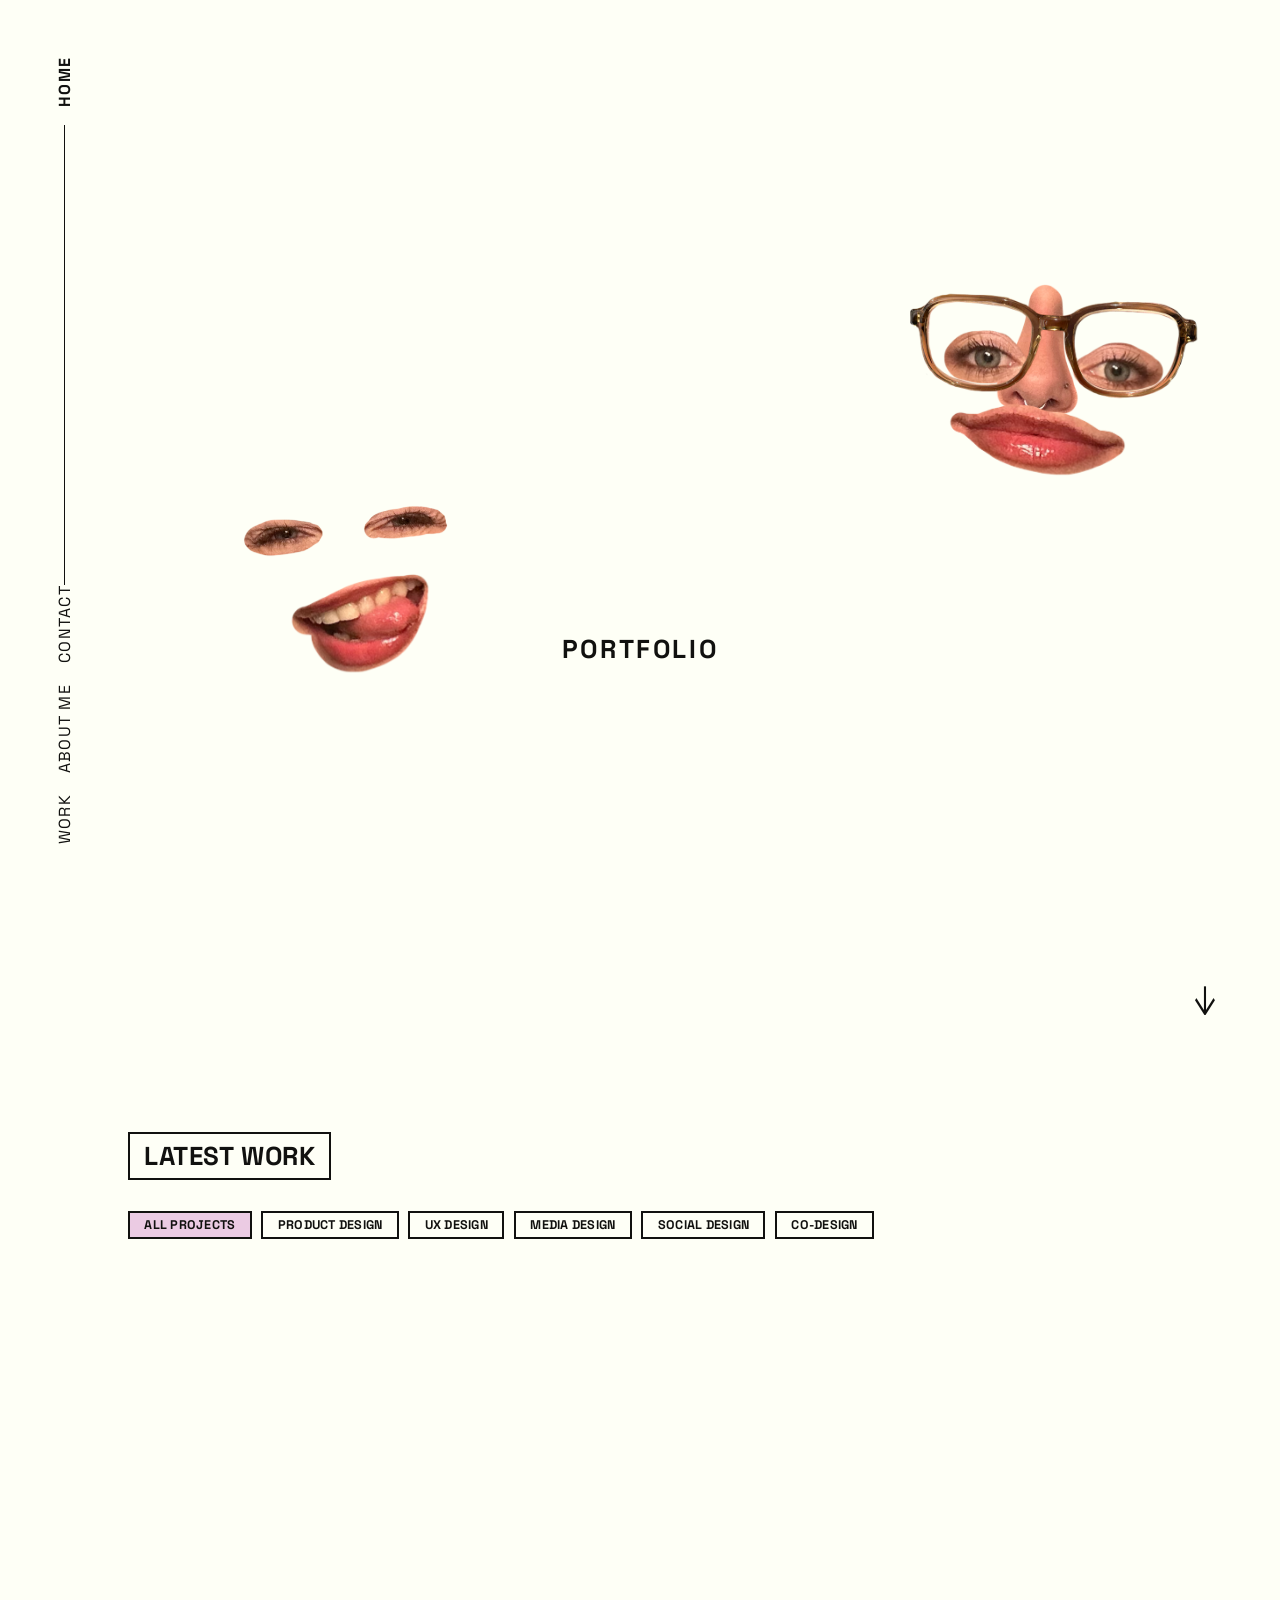
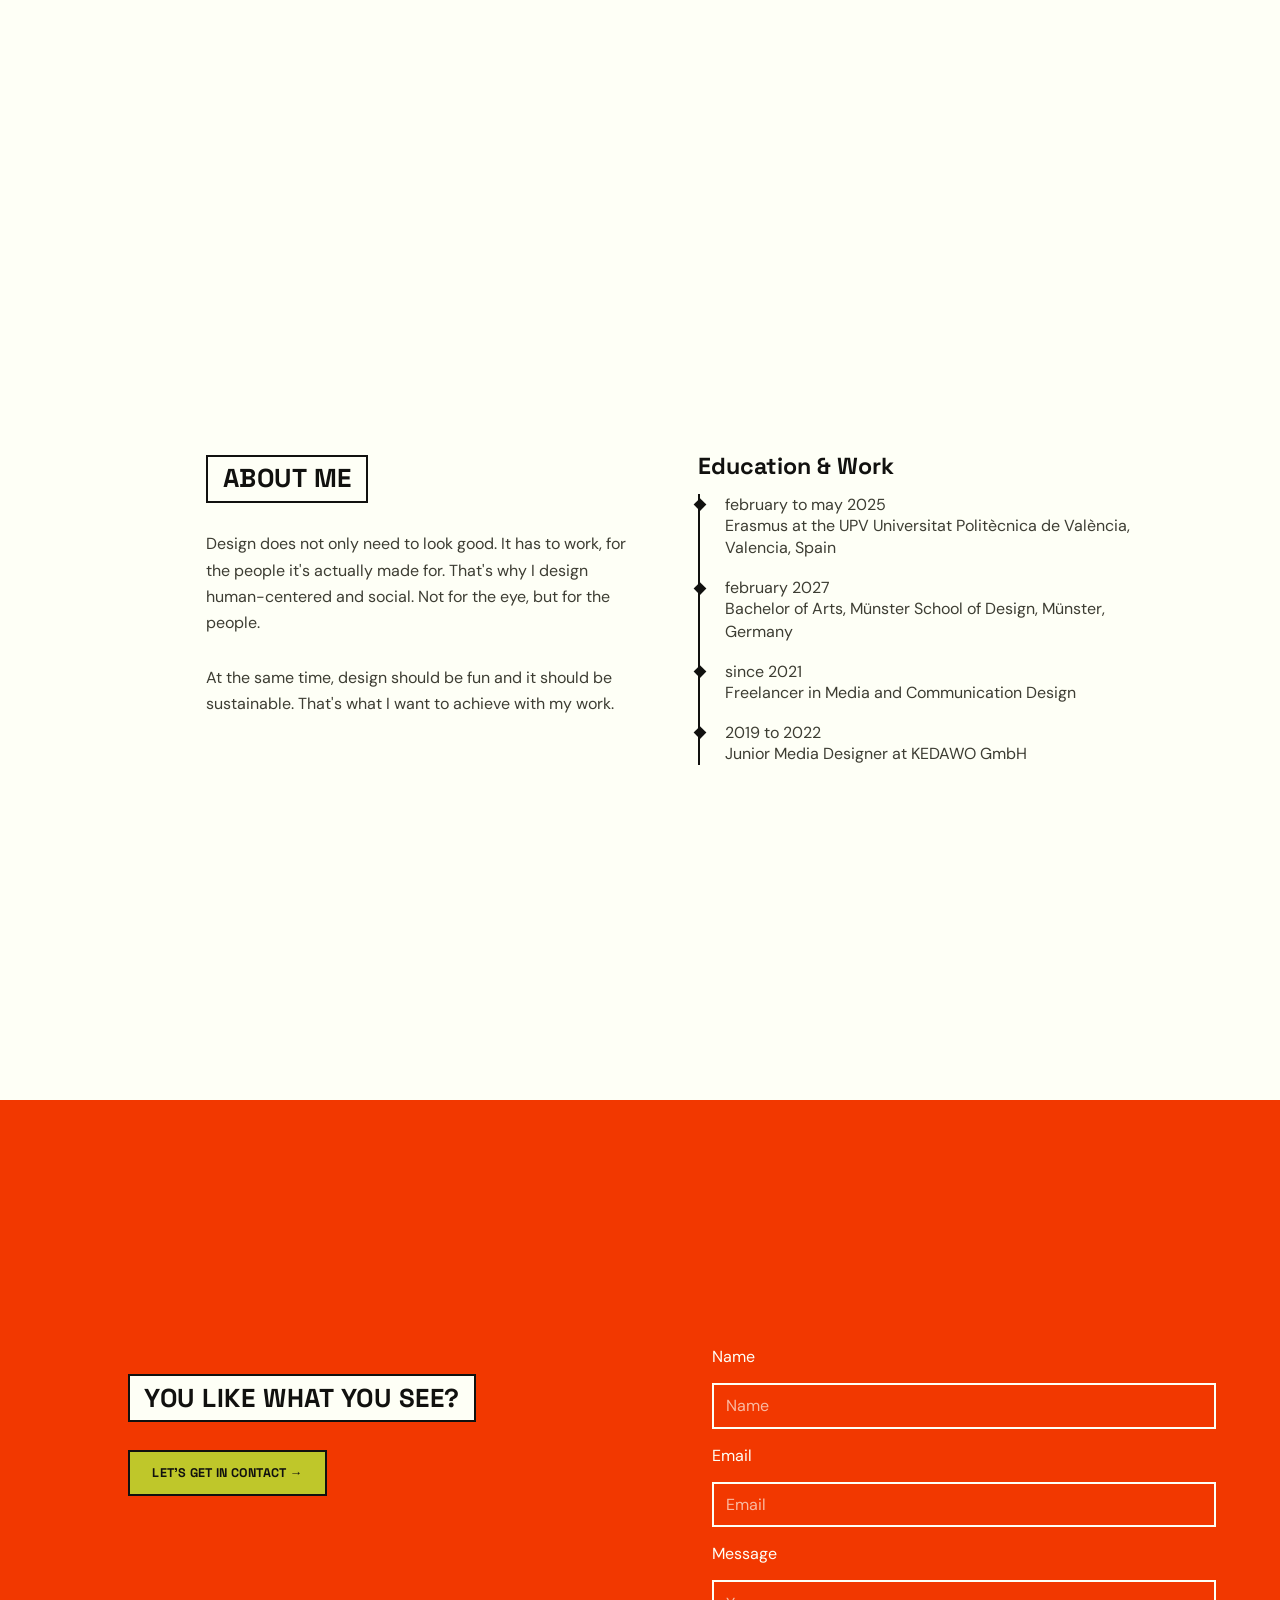
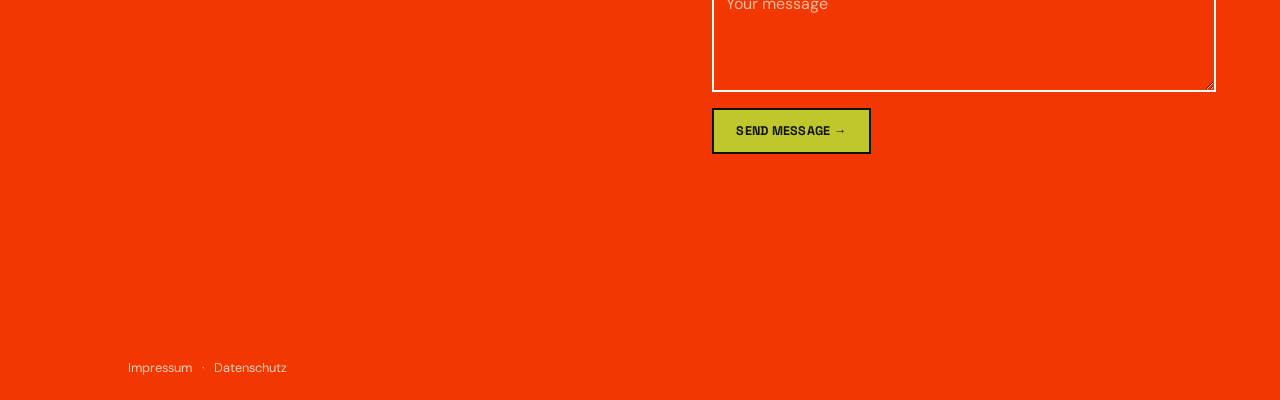
<file: index.html>
<!doctype html>
<html lang="en">
<head>
  <meta charset="utf-8">
  <meta name="viewport" content="width=device-width, initial-scale=1">
  <meta http-equiv="Content-Security-Policy" content="default-src 'self'; script-src 'self'; style-src 'self'; img-src 'self' data:; font-src 'self'; connect-src 'self'; base-uri 'self'; form-action 'self' https://formsubmit.co; object-src 'none'">
  <meta name="referrer" content="strict-origin-when-cross-origin">
  <meta name="description" content="LUCAZOE - Portfolio for Social, Product, Web and Media Design.">
  <title>LUCAZOE · Design Portfolio</title>
  <link rel="canonical" href="https://lucazoe.com/">
  <meta property="og:type" content="website">
  <meta property="og:title" content="LUCAZOE · Design Portfolio">
  <meta property="og:description" content="LUCAZOE - Portfolio for Social, Product, Web and Media Design.">
  <meta property="og:url" content="https://lucazoe.com/">
  <meta property="og:image" content="https://lucazoe.com/images/lucazoe-logo.png">
  <meta name="twitter:card" content="summary_large_image">
  <meta name="twitter:title" content="LUCAZOE · Design Portfolio">
  <meta name="twitter:description" content="LUCAZOE - Portfolio for Social, Product, Web and Media Design.">
  <meta name="twitter:image" content="https://lucazoe.com/images/lucazoe-logo.png">
  <link rel="icon" href="/favicon.png" type="image/png">
  <link rel="apple-touch-icon" href="/apple-touch-icon.png">
  <link rel="stylesheet" href="fonts/fonts.css">
  <link rel="stylesheet" href="style.css">
  <link rel="stylesheet" href="alt-hero.css">
  <script type="application/ld+json">
  {
    "@context": "https://schema.org",
    "@type": "Person",
    "name": "Luca Zoe Pumpe",
    "alternateName": "LUCAZOE",
    "url": "https://lucazoe.com/",
    "image": "https://lucazoe.com/images/lucazoe-logo.png",
    "jobTitle": "Social, Product, Web and Media Designer"
  }
  </script>
</head>
<body>
  <nav class="site-nav" aria-label="Main navigation">
    <a class="menu-button" href="index.html">HOME</a>
    <span class="menu-line" aria-hidden="true"></span>
    <button class="nav-toggle" type="button" aria-expanded="false" aria-controls="nav-links" aria-label="Toggle menu">
      <span class="nav-toggle-bar" aria-hidden="true"></span>
      <span class="nav-toggle-bar" aria-hidden="true"></span>
      <span class="nav-toggle-bar" aria-hidden="true"></span>
    </button>
    <div class="nav-links" id="nav-links">
      <a href="#contact">CONTACT</a>
      <a href="#about">ABOUT ME</a>
      <a href="#work">WORK</a>
      <div class="nav-links-legal">
        <a href="impressum.html">Impressum</a>
        <span aria-hidden="true">&middot;</span>
        <a href="datenschutz.html">Datenschutz</a>
      </div>
    </div>
  </nav>

  <main>
    <section class="hero-section" id="hero" aria-labelledby="hero-title">
      <div class="hero">
        <div class="category face-1 category-photo"><img decoding="async" class="category-inner" src="stickers/face/eyes.png" alt="" draggable="false"></div>
        <h1 id="hero-title" class="hero-title-heading"><img class="hero-type" src="images/lucazoe-logo.png" alt="LUCAZOE - Design Portfolio for Social, Product, Web and Media Design" fetchpriority="high" decoding="async"></h1>
        <div class="category face-2 category-photo"><img decoding="async" class="category-inner" src="stickers/face/nose.png" alt="" draggable="false"></div>
        <span class="category drag-hint"><span class="category-inner">Portfolio</span></span>
        <div class="category face-3 category-photo"><img decoding="async" class="category-inner" src="stickers/face/mouth.png" alt="" draggable="false"></div>
        <div class="category face-4 category-photo"><img decoding="async" class="category-inner" src="stickers/face/mouth-tongue.png" alt="" draggable="false"></div>
        <div class="category face-5 category-photo"><img decoding="async" class="category-inner" src="stickers/face/glasses.png" alt="" draggable="false"><div class="hero-cursor-hint" aria-hidden="true"><span class="hero-cursor-hint-icon"><svg viewBox="0 0 24 24" xmlns="http://www.w3.org/2000/svg"><g class="hero-cursor-hint-burst"><line x1="4" y1="-0.5" x2="4" y2="-3.5"/><line x1="4" y1="-0.5" x2="4" y2="-3.5" transform="rotate(45 4 2)"/><line x1="4" y1="-0.5" x2="4" y2="-3.5" transform="rotate(90 4 2)"/><line x1="4" y1="-0.5" x2="4" y2="-3.5" transform="rotate(135 4 2)"/><line x1="4" y1="-0.5" x2="4" y2="-3.5" transform="rotate(180 4 2)"/><line x1="4" y1="-0.5" x2="4" y2="-3.5" transform="rotate(225 4 2)"/><line x1="4" y1="-0.5" x2="4" y2="-3.5" transform="rotate(270 4 2)"/><line x1="4" y1="-0.5" x2="4" y2="-3.5" transform="rotate(315 4 2)"/></g><path d="M4 2L4 17L7.5 14L10 20L13 18.5L10.5 12.5L16 12.5Z"/></svg></span></div></div>
        <div class="category face-6 category-photo"><img decoding="async" class="category-inner" src="stickers/face/eyes-closed.png" alt="" draggable="false"></div>
        <img decoding="async" class="hero-explosion" src="stickers/explosion.png" alt="" aria-hidden="true">
      </div>
    </section>

    <!-- responsive-only hero (≤1080px): swapped in for the drag-and-build hero above,
         which stays the desktop experience. Toggled purely via CSS in alt-hero.css. -->
    <section class="ring-hero-section" aria-label="LUCAZOE · Design Portfolio">
      <div class="ring-hero-frame">
        <img decoding="async" class="ring-word ring-word-zoe" src="images/logo-zoe.png" alt="">
        <div class="ring-badge" aria-hidden="true">
          <svg class="ring-badge-svg" viewBox="0 0 200 200">
            <defs>
              <path id="ringPath" d="M 100,100 m -68,0 a 68,68 0 1,1 136,0 a 68,68 0 1,1 -136,0" />
            </defs>
            <text class="ring-text">
              <textPath href="#ringPath" textLength="427" lengthAdjust="spacingAndGlyphs">Portfolio of · Portfolio of · Portfolio of · Portfolio of · </textPath>
            </text>
          </svg>
        </div>
        <img decoding="async" class="ring-word ring-word-luca" src="images/logo-luca.png" alt="LucaZoe · Design Portfolio">
      </div>
    </section>

    <section class="work-section" id="work" aria-labelledby="work-title">
      <div class="work-sticky">
        <div class="work-header"><h2 class="section-heading button" id="work-title">Latest Work</h2></div>
        <div class="work-body">
          <div class="work-slider">
            <div class="work-track">
              <a class="work-card" id="latest-work-0" href="project-knittingblind.html" data-project="0" data-category="social co-design"><img decoding="async" class="work-card-image" data-src="work/knitting-blind.jpg" alt="Knitting Blind project icon" width="1207" height="1009"><div class="work-card-overlay"><span class="work-card-title"><span class="work-card-num">01</span> Knitting Blind</span><span class="work-card-year">2026</span></div></a>
              <a class="work-card" href="project-mujujuggling.html" data-project="1" data-category="ux media product"><img decoding="async" class="work-card-image" data-src="work/muju-juggling.jpg" alt="MUJU juggling project icon" width="1207" height="1009"><div class="work-card-overlay"><span class="work-card-title"><span class="work-card-num">02</span> MUJU</span><span class="work-card-year">2026</span></div></a>
              <a class="work-card" href="project-cinemaseatplan.html" data-project="2" data-category="ux"><img decoding="async" class="work-card-image" data-src="work/cinema-seat-plan.jpg" alt="Cinema seat plan project icon" width="1207" height="1009"><div class="work-card-overlay"><span class="work-card-title"><span class="work-card-num">03</span> Cinema</span><span class="work-card-year">2025</span></div></a>
              <a class="work-card" href="project-hangersrelief.html" data-project="3" data-category="product"><img decoding="async" class="work-card-image" data-src="work/hangers-relief.jpg" alt="Hangers Relief project icon" width="1207" height="1009"><div class="work-card-overlay"><span class="work-card-title"><span class="work-card-num">04</span> Hangers Relief</span><span class="work-card-year">2024</span></div></a>
            </div>
          </div>
          <div class="work-categories">
            <button class="work-category-box is-active" type="button" data-filter="all">All Projects</button>
            <button class="work-category-box" type="button" data-filter="product">Product Design</button>
            <button class="work-category-box" type="button" data-filter="ux">UX Design</button>
            <button class="work-category-box" type="button" data-filter="media">Media Design</button>
            <button class="work-category-box" type="button" data-filter="social">Social Design</button>
            <button class="work-category-box" type="button" data-filter="co-design">Co-Design</button>
          </div>
        </div>
        <a class="work-next" href="#about" aria-label="Continue to About Me">
          <span class="work-next-arrow" aria-hidden="true">&#8595;</span>
        </a>
      </div>
    </section>

    <section class="section about" id="about" aria-labelledby="about-title">
      <div class="about-copy">
        <div class="about-centered">
          <h2 class="section-heading button" id="about-title">About Me</h2>

          <div class="about-columns">
            <div class="about-intro">
              <p class="about-text">Design does not only need to look good. It has to work, for the people it's actually made for. That's why I design human-centered and social. Not for the eye, but for the people.</p>
              <p class="about-text">At the same time, design should be fun and it should be sustainable. That's what I want to achieve with my work.</p>
            </div>

            <div class="about-timelines">
              <div class="about-block">
                <h3 class="about-subheading">Education &amp; Work</h3>
                <ul class="about-timeline">
                  <li>
                    <span class="about-timeline-date">february to may 2025</span>
                    <span class="about-timeline-desc">Erasmus at the UPV Universitat Politècnica de València, Valencia, Spain</span>
                  </li>
                  <li>
                    <span class="about-timeline-date">february 2027</span>
                    <span class="about-timeline-desc">Bachelor of Arts, Münster School of Design, Münster, Germany</span>
                  </li>
                  <li>
                    <span class="about-timeline-date">since 2021</span>
                    <span class="about-timeline-desc">Freelancer in Media and Communication Design</span>
                  </li>
                  <li>
                    <span class="about-timeline-date">2019 to 2022</span>
                    <span class="about-timeline-desc">Junior Media Designer at KEDAWO GmbH</span>
                  </li>
                </ul>
              </div>
            </div>
          </div>
        </div>
      </div>
    </section>

    <section class="section contact" data-nav-theme="dark" id="contact" aria-labelledby="contact-title">
      <div class="contact-copy">
        <img class="contact-face" data-src="images/contact-face.png" alt="" aria-hidden="true" decoding="async">
        <h2 class="section-heading button" id="contact-title">You like what you see?</h2>
        <a class="contact-cta" href="mailto:pumpemedia@gmail.com">Let’s get in Contact &rarr;</a>
      </div>
      <form class="contact-form" action="https://formsubmit.co/pumpemedia@gmail.com" method="POST">
        <input type="hidden" name="_subject" value="New message from lucazoe.com">
        <input type="hidden" name="_next" value="https://lucazoe.com/index.html#contact">
        <label class="sr-only" for="name">Name</label>
        <input id="name" name="name" placeholder="Name" required>
        <label class="sr-only" for="email">Email</label>
        <input id="email" name="email" type="email" placeholder="Email" required>
        <label class="sr-only" for="message">Message</label>
        <textarea id="message" name="message" placeholder="Your message" required></textarea>
        <button type="submit">Send message &rarr;</button>
      </form>
      <div class="contact-legal">
        <a href="impressum.html">Impressum</a>
        <span aria-hidden="true">·</span>
        <a href="datenschutz.html">Datenschutz</a>
      </div>
    </section>
  </main>

  <script src="script.js" defer></script>
</body>
</html>
</file>
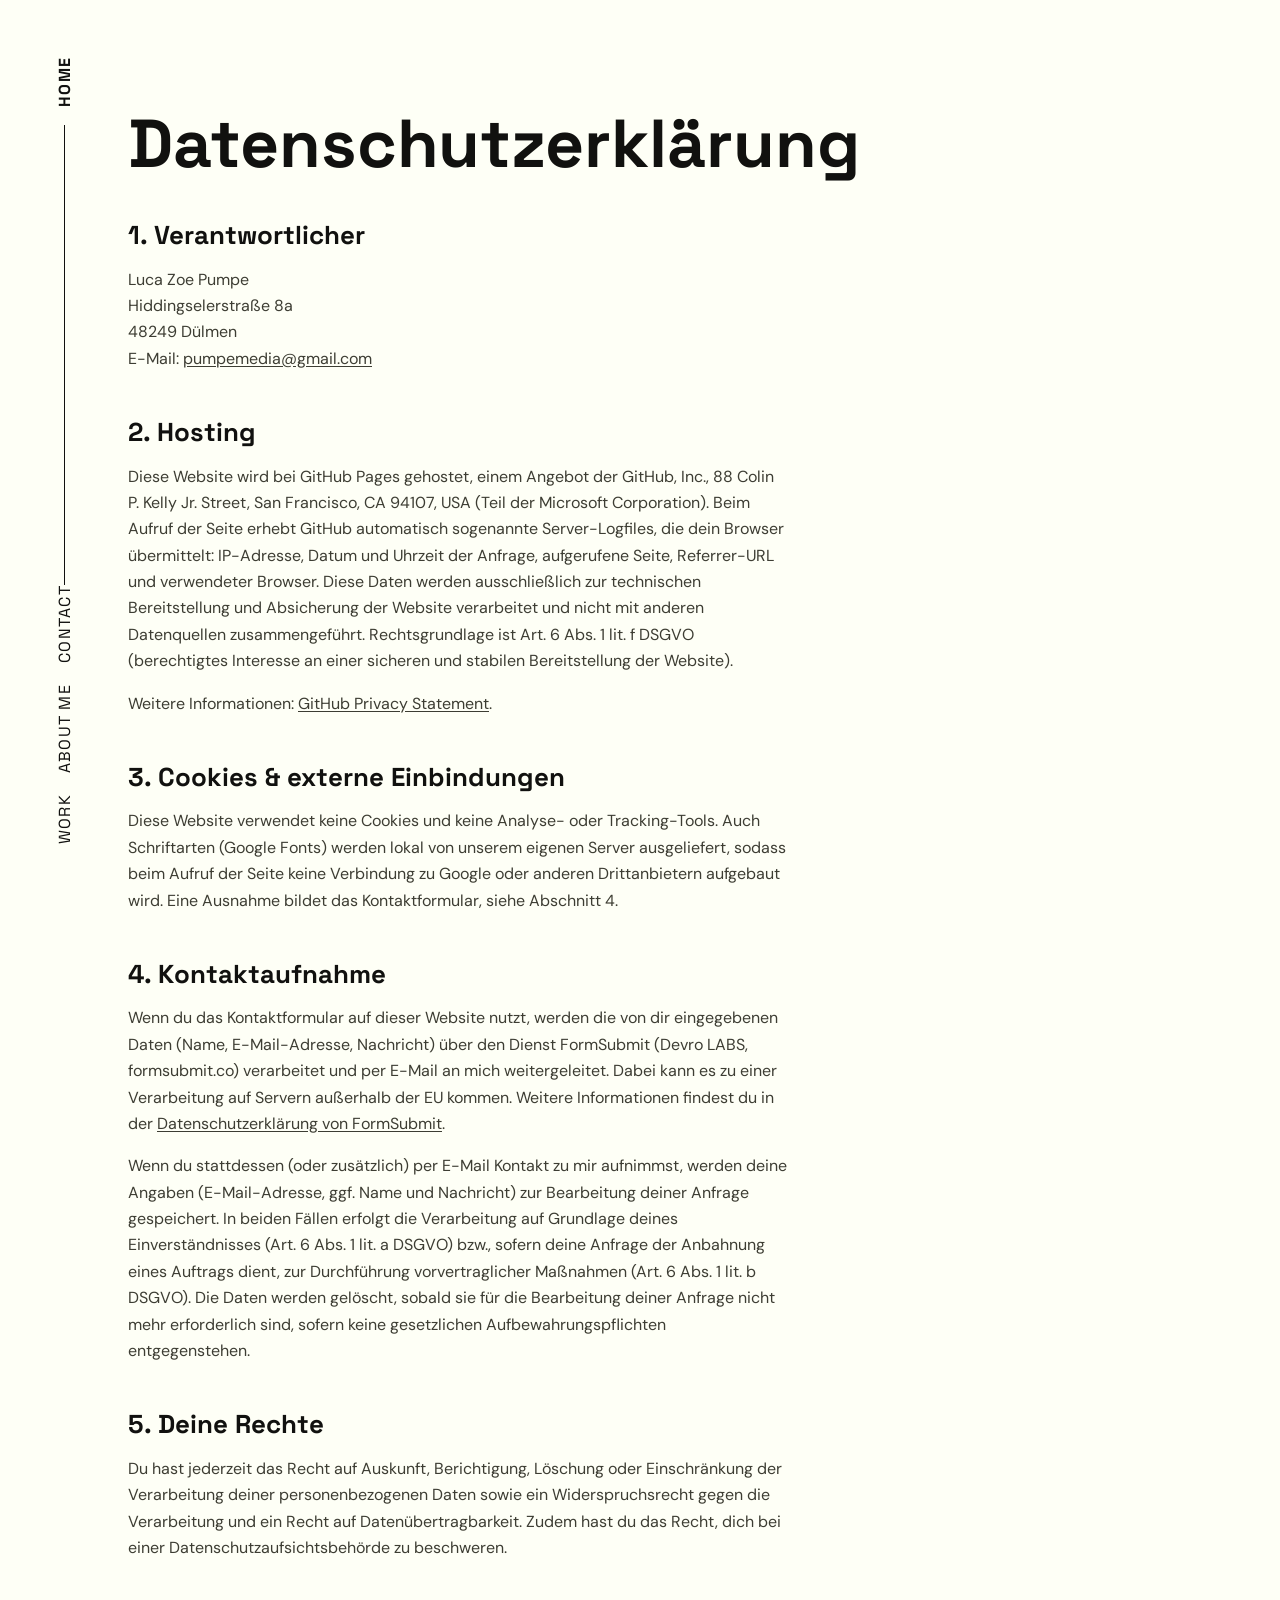
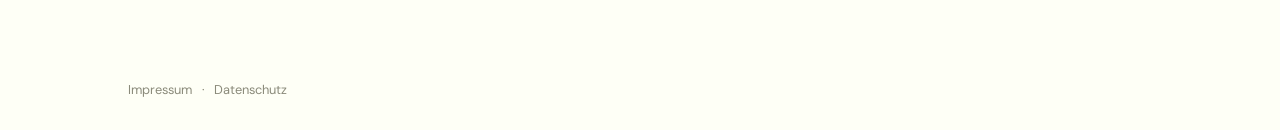
<file: datenschutz.html>
<!doctype html>
<html lang="de">
<head>
  <meta charset="utf-8">
  <meta name="viewport" content="width=device-width, initial-scale=1">
  <meta http-equiv="Content-Security-Policy" content="default-src 'self'; script-src 'self'; style-src 'self'; img-src 'self' data:; font-src 'self'; connect-src 'self'; base-uri 'self'; form-action 'self'; object-src 'none'">
  <meta name="referrer" content="strict-origin-when-cross-origin">
  <meta name="description" content="Datenschutzerklärung von LUCAZOE · Design-Portfolio von Luca Zoe Pumpe.">
  <title>Datenschutzerklärung · LUCAZOE</title>
  <link rel="canonical" href="https://lucazoe.com/datenschutz.html">
  <meta name="robots" content="noindex, follow">
  <link rel="icon" href="/favicon.png" type="image/png">
  <link rel="apple-touch-icon" href="/apple-touch-icon.png">
  <link rel="stylesheet" href="fonts/fonts.css">
  <link rel="stylesheet" href="style.css">
  <link rel="stylesheet" href="legal.css">
</head>
<body>
  <nav class="site-nav" aria-label="Main navigation">
    <a class="menu-button" href="index.html">HOME</a>
    <span class="menu-line" aria-hidden="true"></span>
    <button class="nav-toggle" type="button" aria-expanded="false" aria-controls="nav-links" aria-label="Toggle menu">
      <span class="nav-toggle-bar" aria-hidden="true"></span>
      <span class="nav-toggle-bar" aria-hidden="true"></span>
      <span class="nav-toggle-bar" aria-hidden="true"></span>
    </button>
    <div class="nav-links" id="nav-links">
      <a href="index.html#contact">CONTACT</a>
      <a href="index.html#about">ABOUT ME</a>
      <a href="index.html#work">WORK</a>
      <div class="nav-links-legal">
        <a href="impressum.html">Impressum</a>
        <span aria-hidden="true">&middot;</span>
        <a href="datenschutz.html">Datenschutz</a>
      </div>
    </div>
  </nav>

  <main class="legal-main">
    <h1 class="legal-title">Datenschutz&shy;erklärung</h1>

    <div class="legal-section">
      <h2>1. Verantwortlicher</h2>
      <p>
        Luca Zoe Pumpe<br>
        Hiddingselerstraße 8a<br>
        48249 Dülmen<br>
        E-Mail: <a href="mailto:pumpemedia@gmail.com">pumpemedia@gmail.com</a>
      </p>
    </div>

    <div class="legal-section">
      <h2>2. Hosting</h2>
      <p>Diese Website wird bei GitHub Pages gehostet, einem Angebot der GitHub, Inc., 88 Colin P. Kelly Jr. Street, San Francisco, CA 94107, USA (Teil der Microsoft Corporation). Beim Aufruf der Seite erhebt GitHub automatisch sogenannte Server-Logfiles, die dein Browser übermittelt: IP-Adresse, Datum und Uhrzeit der Anfrage, aufgerufene Seite, Referrer-URL und verwendeter Browser. Diese Daten werden ausschließlich zur technischen Bereitstellung und Absicherung der Website verarbeitet und nicht mit anderen Datenquellen zusammengeführt. Rechtsgrundlage ist Art. 6 Abs. 1 lit. f DSGVO (berechtigtes Interesse an einer sicheren und stabilen Bereitstellung der Website).</p>
      <p>Weitere Informationen: <a href="https://docs.github.com/site-policy/privacy-policies/github-general-privacy-statement" target="_blank" rel="noopener">GitHub Privacy Statement</a>.</p>
    </div>

    <div class="legal-section">
      <h2>3. Cookies &amp; externe Einbindungen</h2>
      <p>Diese Website verwendet keine Cookies und keine Analyse- oder Tracking-Tools. Auch Schriftarten (Google Fonts) werden lokal von unserem eigenen Server ausgeliefert, sodass beim Aufruf der Seite keine Verbindung zu Google oder anderen Drittanbietern aufgebaut wird. Eine Ausnahme bildet das Kontaktformular, siehe Abschnitt 4.</p>
    </div>

    <div class="legal-section">
      <h2>4. Kontaktaufnahme</h2>
      <p>Wenn du das Kontaktformular auf dieser Website nutzt, werden die von dir eingegebenen Daten (Name, E-Mail-Adresse, Nachricht) über den Dienst FormSubmit (Devro LABS, formsubmit.co) verarbeitet und per E-Mail an mich weitergeleitet. Dabei kann es zu einer Verarbeitung auf Servern außerhalb der EU kommen. Weitere Informationen findest du in der <a href="https://formsubmit.co/privacy.pdf" target="_blank" rel="noopener">Datenschutzerklärung von FormSubmit</a>.</p>
      <p>Wenn du stattdessen (oder zusätzlich) per E-Mail Kontakt zu mir aufnimmst, werden deine Angaben (E-Mail-Adresse, ggf. Name und Nachricht) zur Bearbeitung deiner Anfrage gespeichert. In beiden Fällen erfolgt die Verarbeitung auf Grundlage deines Einverständnisses (Art. 6 Abs. 1 lit. a DSGVO) bzw., sofern deine Anfrage der Anbahnung eines Auftrags dient, zur Durchführung vorvertraglicher Maßnahmen (Art. 6 Abs. 1 lit. b DSGVO). Die Daten werden gelöscht, sobald sie für die Bearbeitung deiner Anfrage nicht mehr erforderlich sind, sofern keine gesetzlichen Aufbewahrungspflichten entgegenstehen.</p>
    </div>

    <div class="legal-section">
      <h2>5. Deine Rechte</h2>
      <p>Du hast jederzeit das Recht auf Auskunft, Berichtigung, Löschung oder Einschränkung der Verarbeitung deiner personenbezogenen Daten sowie ein Widerspruchsrecht gegen die Verarbeitung und ein Recht auf Datenübertragbarkeit. Zudem hast du das Recht, dich bei einer Datenschutzaufsichtsbehörde zu beschweren.</p>
    </div>

  </main>

  <footer class="site-footer">
    <a href="impressum.html">Impressum</a>
    <span aria-hidden="true">·</span>
    <span>Datenschutz</span>
  </footer>

  <script src="nav.js" defer></script>
</body>
</html>
</file>
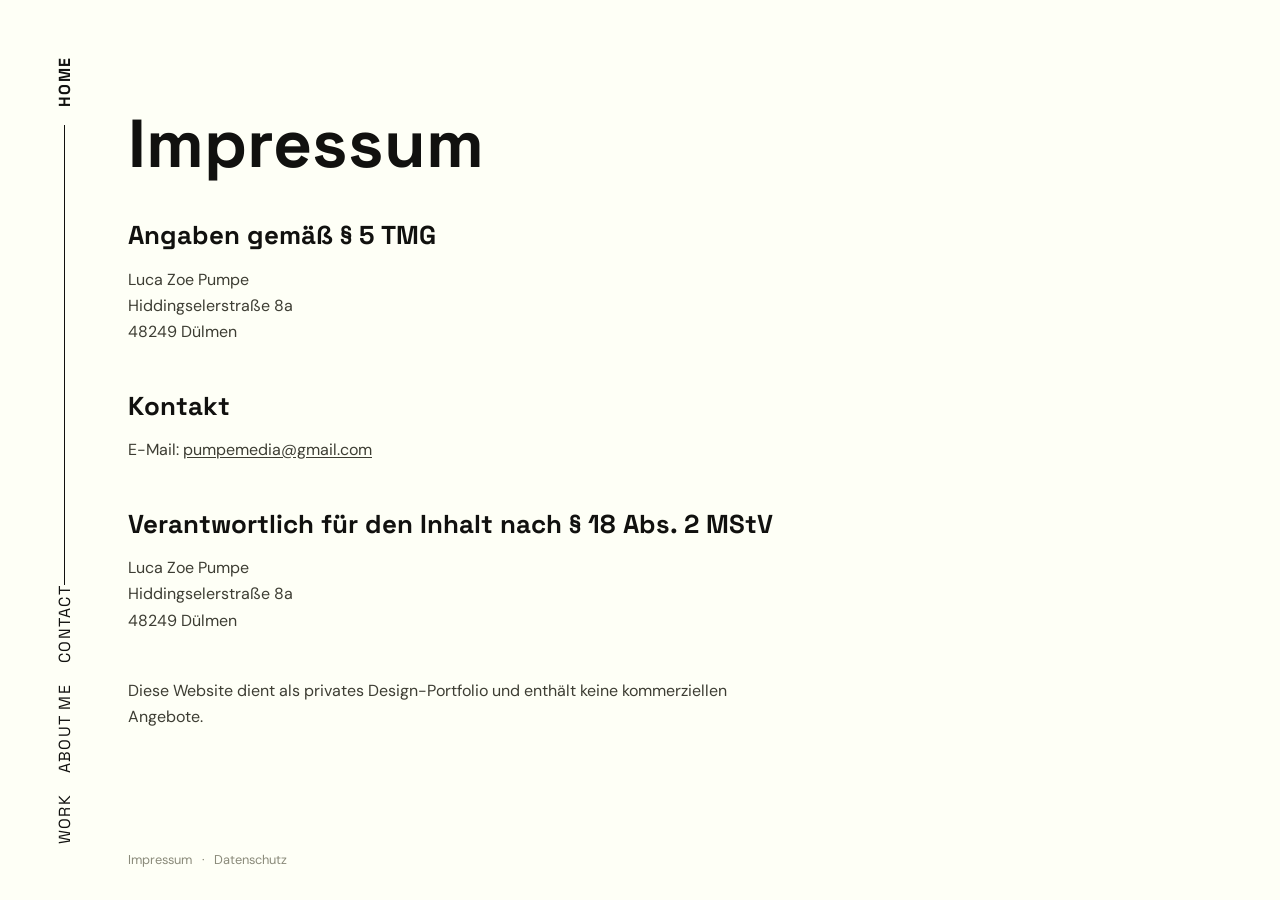
<file: impressum.html>
<!doctype html>
<html lang="de">
<head>
  <meta charset="utf-8">
  <meta name="viewport" content="width=device-width, initial-scale=1">
  <meta http-equiv="Content-Security-Policy" content="default-src 'self'; script-src 'self'; style-src 'self'; img-src 'self' data:; font-src 'self'; connect-src 'self'; base-uri 'self'; form-action 'self'; object-src 'none'">
  <meta name="referrer" content="strict-origin-when-cross-origin">
  <meta name="description" content="Impressum von LUCAZOE · Design-Portfolio von Luca Zoe Pumpe.">
  <title>Impressum · LUCAZOE</title>
  <link rel="canonical" href="https://lucazoe.com/impressum.html">
  <meta name="robots" content="noindex, follow">
  <link rel="icon" href="/favicon.png" type="image/png">
  <link rel="apple-touch-icon" href="/apple-touch-icon.png">
  <link rel="stylesheet" href="fonts/fonts.css">
  <link rel="stylesheet" href="style.css">
  <link rel="stylesheet" href="legal.css">
</head>
<body>
  <nav class="site-nav" aria-label="Main navigation">
    <a class="menu-button" href="index.html">HOME</a>
    <span class="menu-line" aria-hidden="true"></span>
    <button class="nav-toggle" type="button" aria-expanded="false" aria-controls="nav-links" aria-label="Toggle menu">
      <span class="nav-toggle-bar" aria-hidden="true"></span>
      <span class="nav-toggle-bar" aria-hidden="true"></span>
      <span class="nav-toggle-bar" aria-hidden="true"></span>
    </button>
    <div class="nav-links" id="nav-links">
      <a href="index.html#contact">CONTACT</a>
      <a href="index.html#about">ABOUT ME</a>
      <a href="index.html#work">WORK</a>
      <div class="nav-links-legal">
        <a href="impressum.html">Impressum</a>
        <span aria-hidden="true">&middot;</span>
        <a href="datenschutz.html">Datenschutz</a>
      </div>
    </div>
  </nav>

  <main class="legal-main">
    <h1 class="legal-title">Impressum</h1>

    <div class="legal-section">
      <h2>Angaben gemäß § 5 TMG</h2>
      <p>
        Luca Zoe Pumpe<br>
        Hiddingselerstraße 8a<br>
        48249 Dülmen
      </p>
    </div>

    <div class="legal-section">
      <h2>Kontakt</h2>
      <p>E-Mail: <a href="mailto:pumpemedia@gmail.com">pumpemedia@gmail.com</a></p>
    </div>

    <div class="legal-section">
      <h2>Verantwortlich für den Inhalt nach § 18 Abs. 2 MStV</h2>
      <p>
        Luca Zoe Pumpe<br>
        Hiddingselerstraße 8a<br>
        48249 Dülmen
      </p>
    </div>

    <div class="legal-section">
      <p>Diese Website dient als privates Design-Portfolio und enthält keine kommerziellen Angebote.</p>
    </div>

  </main>

  <footer class="site-footer">
    <span>Impressum</span>
    <span aria-hidden="true">·</span>
    <a href="datenschutz.html">Datenschutz</a>
  </footer>

  <script src="nav.js" defer></script>
</body>
</html>
</file>
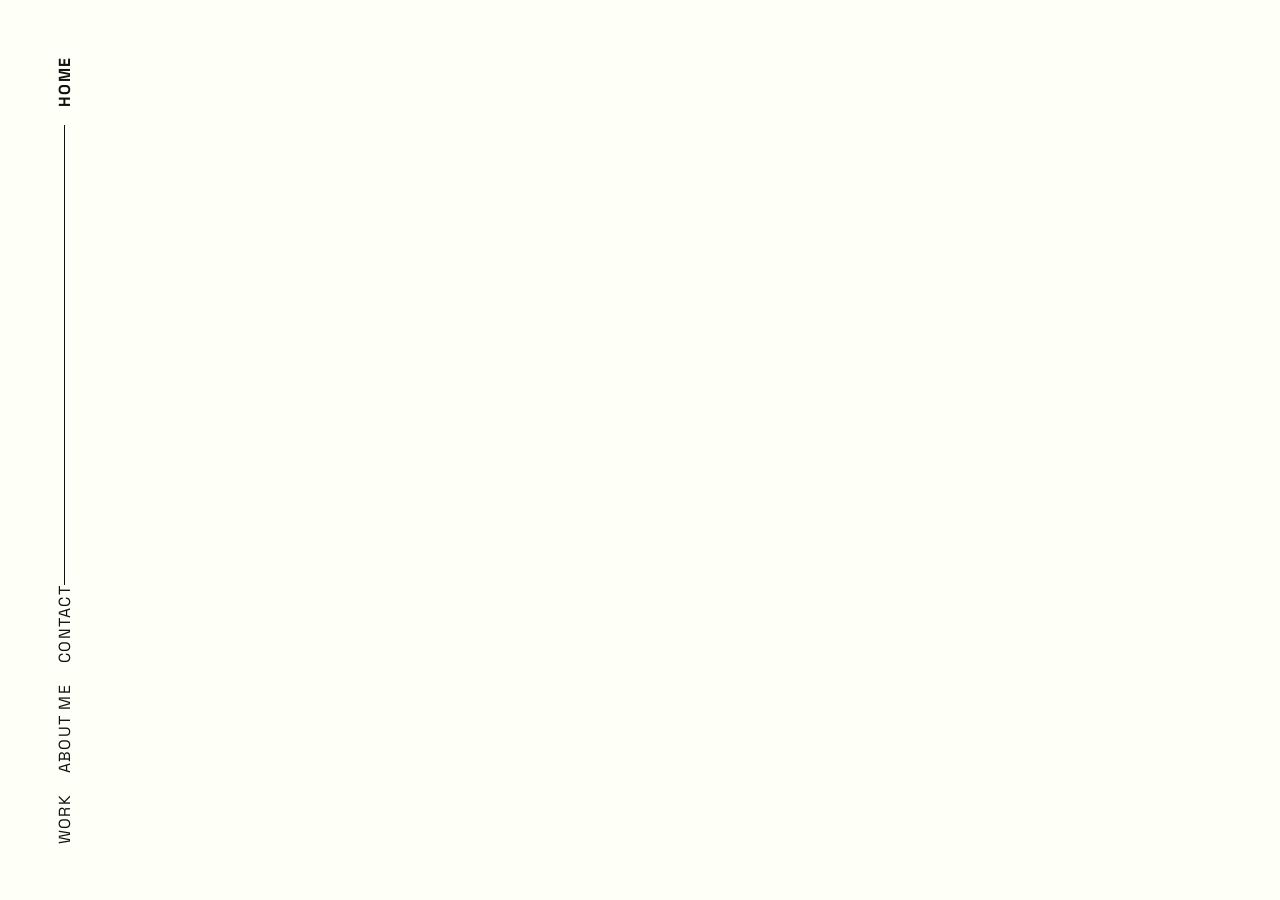
<file: index-alternative.html>
<!doctype html>
<html lang="en">
<head>
  <meta charset="utf-8">
  <meta name="viewport" content="width=device-width, initial-scale=1">
  <meta http-equiv="Content-Security-Policy" content="default-src 'self'; script-src 'self'; style-src 'self'; img-src 'self' data:; font-src 'self'; connect-src 'self'; base-uri 'self'; form-action 'self'; object-src 'none'">
  <meta name="description" content="LUCAZOE - Design Portfolio, alternative hero with rotating logo badge.">
  <title>LUCAZOE · Alternative Hero</title>
  <link rel="stylesheet" href="fonts/fonts.css">
  <link rel="stylesheet" href="style.css">
  <link rel="stylesheet" href="alt-hero.css">
</head>
<body class="ring-hero-page">
  <nav class="site-nav" aria-label="Main navigation">
    <a class="menu-button" href="index.html">HOME</a>
    <span class="menu-line" aria-hidden="true"></span>
    <div class="nav-links">
      <a href="index.html#contact">CONTACT</a>
      <a href="index.html#about">ABOUT ME</a>
      <a href="index.html#work">WORK</a>
    </div>
  </nav>

  <main>
    <section class="ring-hero-section" id="hero" aria-label="LUCAZOE logo">
      <div class="ring-hero-frame">
        <img class="ring-word ring-word-zoe" src="images/logo-zoe.png" alt="">

        <div class="ring-badge" aria-hidden="true">
          <svg class="ring-badge-svg" viewBox="0 0 200 200">
            <defs>
              <path id="ringPath" d="M 100,100 m -68,0 a 68,68 0 1,1 136,0 a 68,68 0 1,1 -136,0" />
            </defs>
            <text class="ring-text">
              <textPath href="#ringPath" textLength="427" lengthAdjust="spacingAndGlyphs">Portfolio of · Portfolio of · Portfolio of · Portfolio of · </textPath>
            </text>
          </svg>
        </div>

        <img class="ring-word ring-word-luca" src="images/logo-luca.png" alt="LucaZoe · Design Portfolio">
      </div>
    </section>
  </main>
</body>
</html>
</file>
<file: fonts/fonts.css>
/* Self-hosted replacement for the Google Fonts CDN (DM Sans + Space Grotesk, latin subset). */

@font-face {
  font-family: 'DM Sans';
  font-style: normal;
  font-weight: 400;
  font-display: swap;
  src: url('dm-sans-400.woff2') format('woff2');
}

@font-face {
  font-family: 'DM Sans';
  font-style: normal;
  font-weight: 700;
  font-display: swap;
  src: url('dm-sans-700.woff2') format('woff2');
}

@font-face {
  font-family: 'Space Grotesk';
  font-style: normal;
  font-weight: 300;
  font-display: swap;
  src: url('space-grotesk-300.woff2') format('woff2');
}

@font-face {
  font-family: 'Space Grotesk';
  font-style: normal;
  font-weight: 400;
  font-display: swap;
  src: url('space-grotesk-400.woff2') format('woff2');
}

@font-face {
  font-family: 'Space Grotesk';
  font-style: normal;
  font-weight: 700;
  font-display: swap;
  src: url('space-grotesk-700.woff2') format('woff2');
}
</file>
<file: style.css>
:root {
  --paper: #fefff6;
  --ink: #11110f;
  --acid: #bfc72a;
  --pink: #ebcbe3;
  --red: #c83306;
  --gutter: clamp(1.25rem, 5vw, 6rem);
  --nav-w: 2.75rem;
  --content-safe: calc(var(--gutter) + var(--nav-w) + 1.25rem);

  /* type system, shared with project.css: exactly 4 categories, each a fixed
     family+weight pair everything on the site must match. H1 = display/400,
     appears exactly once (the hero title, project.html only — this page's hero
     is a logo image). H2 = display/700, every other heading, boxed or not, plus
     any small-caps label styled like one (e.g. the drag-hint, the work card's
     hover meta line). Fließtext = text/400, all body copy. Button = display/700
     + uppercase, reserved for anything meant to read as clickable UI (filled
     boxes, nav links, "next" labels) — sizes vary by context (a nav link isn't
     sized like a filled CTA) but family+weight+case never do. H2 sits a half
     golden-ratio step (√1.618) above body; Button was dialed down a further
     full step below that, so it no longer moves in lockstep with H2. */
  --font-display: 'Space Grotesk', sans-serif;
  --font-text: 'DM Sans', sans-serif;
  --fs-ratio: 1.618;
  --fs-ratio-step: 1.272;
  --fs-body: 1rem;
  --fs-h2: calc(var(--fs-body) * var(--fs-ratio-step) * var(--fs-ratio-step));
  --fs-button: calc(var(--fs-body) * var(--fs-ratio-step) / var(--fs-ratio));
  --fs-h1: calc(var(--fs-body) * 4.236);
}

* { box-sizing: border-box; }

html {
  scroll-behavior: smooth;
  scrollbar-color: var(--acid) var(--paper);
  scrollbar-width: thin;
}

/* deferred images (script.js only sets their real src once they actually
   scroll into view — see the IntersectionObserver there): a shimmering
   placeholder fills the box so loading is visible, and once the observer
   fires the image rises up from below into its final spot; the shimmer then
   just gets swapped out for the decoded photo underneath it once it arrives */
@keyframes img-shimmer { 0% { background-position: 200% 0; } 100% { background-position: -200% 0; } }
img[data-src] {
  translate: 0 6rem;
  transition: translate 3s cubic-bezier(.16,1,.3,1);
}
/* work-card images skip the shimmer placeholder entirely — the card sits with
   no background of its own, so while loading it should show nothing at all
   behind the photo rather than a tinted fill */
img[data-src]:not(.work-card-image) {
  background: linear-gradient(100deg, rgba(17,17,15,.05) 30%, rgba(17,17,15,.12) 50%, rgba(17,17,15,.05) 70%);
  background-size: 200% 100%;
  animation: img-shimmer 1.4s ease-in-out infinite;
}
/* carousel .slide images sit this opacity fade out — they're already opacity:0/1
   toggled by .is-active (see the slider rules further down) and stacked via
   position:absolute, so fading them in independently would show every slide at
   once; they still get the shimmer + the further/slower rise above */
img[data-src]:not(.slide) {
  opacity: 0;
  transition: translate 3s cubic-bezier(.16,1,.3,1), opacity 3s cubic-bezier(.16,1,.3,1);
}
img[data-src].is-entering { translate: 0 0; }
img[data-src]:not(.slide).is-entering { opacity: 1; }
img[data-src].is-loaded { animation: none; background: none; }
@media (prefers-reduced-motion: reduce) {
  img[data-src] { animation: none; translate: 0 0; opacity: 1; transition: none; }
}

::-webkit-scrollbar { width: 12px; }
::-webkit-scrollbar-track { background: var(--paper); }
::-webkit-scrollbar-thumb { background: var(--acid); border: 2px solid var(--paper); }

body {
  margin: 0;
  color: var(--ink);
  background: var(--paper);
  font-family: var(--font-text);
  font-size: 16px;
  /* clip, not hidden: hidden (or auto/scroll) on only one axis forces the
     other axis to compute as auto too, turning body into its own scroll
     container — which breaks .site-nav's position:fixed sidebar (it would
     start tracking that new scroll container instead of the viewport).
     clip suppresses the same stray horizontal overflow without ever
     creating a scrolling box. */
  overflow-x: clip;
}

a { color: inherit; text-decoration: none; }

.site-nav {
  position: fixed;
  z-index: 10;
  top: 3.5rem;
  left: calc((var(--content-safe) - var(--nav-w)) / 2);
  width: var(--nav-w);
  display: flex;
  flex-direction: column;
  align-items: center;
  height: calc(100vh - 7rem);
}

.menu-button {
  writing-mode: vertical-rl;
  transform: rotate(180deg);
  color: var(--ink);
  font: 700 var(--fs-body) var(--font-display);
  letter-spacing: .1em;
  transition: color .25s ease;
}

/* flex:1 lets the line fill all the leftover height, pushing CONTACT/ABOUT ME/WORK
   down flush with the nav's own bottom edge — so the gap below WORK matches the
   gap above MENUE, both set by .site-nav's top/height */
.menu-line {
  width: 1px;
  flex: 1;
  margin-top: 1.1rem;
  background: var(--ink);
  transition: background .25s ease;
}

.nav-links {
  display: flex;
  flex-direction: column;
  align-items: center;
  gap: 1.3rem;
}

.nav-links a {
  writing-mode: vertical-rl;
  transform: rotate(180deg);
  font: 400 var(--fs-body) var(--font-display);
  letter-spacing: .08em;
  transition: color .2s ease;
}

.nav-links a:hover { color: #777b00; }
/* legal links only ever show in the mobile dropdown (see the media query
   below) — the desktop sidebar has no room, and CONTACT already covers
   reaching out */
.nav-links-legal { display: none; }

/* hamburger button only exists for the mobile top-bar nav; hidden entirely on
   desktop so the sidebar nav below is completely unaffected by its presence */
.nav-toggle { display: none; }

/* white only while a red section (contact) is behind the nav, black everywhere else */
.site-nav.on-dark .menu-button { color: var(--paper); }
.site-nav.on-dark .menu-line { background: var(--paper); }
.site-nav.on-dark .nav-links a { color: var(--paper); }
.site-nav.on-dark .nav-links a:hover { color: var(--acid); }

.site-footer {
  padding: 1.5rem var(--gutter) 2rem var(--content-safe);
  display: flex;
  gap: .6rem;
  font: 400 .8rem var(--font-text);
  color: #8a8a7a;
}
.site-footer a { color: inherit; }
.site-footer a:hover { color: 7b0hsl(60, 100%, 23%); }

.hero-section { height: 100svh; position: relative; }

.hero {
  position: relative;
  height: 100%;
  padding: 3.2rem var(--gutter) 7rem;
  --logo-w: min(44rem, 59vw);
  --logo-h: calc(var(--logo-w) * 0.664);
}

.hero-title-heading { display: contents; }

.hero-type {
  position: absolute;
  z-index: 1;
  top: 50%;
  left: 50%;
  width: min(44rem, 59vw);
  max-width: 66vw;
  height: auto;
  filter: drop-shadow(0 0.65rem .35rem rgba(40, 42, 0, .22));
  transform: translate(-50%, -50%) rotate(-1.5deg);
  user-select: none;
  pointer-events: none;
}

/* stickers and the hint are visible immediately (no more scroll-to-reveal) —
   a brief one-time wobble on load (triggered from script.js) is the cue that
   they're draggable instead */
.category {
  position: absolute;
  z-index: 2;
  font: 400 var(--fs-body) var(--font-text);
  pointer-events: auto;
}

/* animates the standalone `rotate` property, not `transform: rotate(...)` —
   dragging a sticker sets an inline `transform: translate(...)` on this same
   element, and since `rotate` composes independently alongside `transform`
   instead of overwriting it, the wobble no longer snaps a dragged sticker back
   to its un-dragged origin for the animation's duration */
@keyframes sticker-wobble {
  0%, 100% { rotate: 0deg; }
  20% { rotate: -9deg; }
  40% { rotate: 8deg; }
  60% { rotate: -5deg; }
  80% { rotate: 3deg; }
}
.category-photo.wobble .category-inner { animation: sticker-wobble .7s ease; }

.category-photo .category-inner {
  display: block;
  height: auto;
  cursor: grab;
  touch-action: none;
  -webkit-user-drag: none;
}

/* widths tied to --logo-w (not independent vw/rem clamps) so every sticker scales in lockstep
   with the logo and JS's viewport-fit calculation below keeps the whole arrangement on-screen */
.category.face-1 .category-inner { width: calc(var(--logo-w) * 0.4347); }
.category.face-2 .category-inner { width: calc(var(--logo-w) * 0.1811); }
.category.face-3 .category-inner { width: calc(var(--logo-w) * 0.3502); }
.category.face-4 .category-inner { width: calc(var(--logo-w) * 0.2849); }
.category.face-5 .category-inner { width: calc(var(--logo-w) * 0.5433); }
.category.face-6 .category-inner { width: calc(var(--logo-w) * 0.3825); }

.category-photo.is-dragging .category-inner {
  cursor: grabbing;
}

.category-inner {
  display: inline-block;
  will-change: transform;
}

/* sits below the logo instead of above it, offset from center by half the
   logo's own height (plus clearance) so it tracks the logo at any size —
   z-index raised above the stickers' own (2) so a scattered sticker landing
   near it (e.g. face-1/face-6 at the bottom) never paints over the text */
.category.drag-hint {
  top: 50%;
  left: 50%;
  z-index: 5;
  transform: translate(-50%, calc(-50% + var(--logo-h) * .56));
  text-transform: uppercase;
  letter-spacing: .1em;
  font-family: var(--font-display);
  font-weight: 700;
  font-size: var(--fs-h2);
  max-width: min(90vw, 40rem);
  text-align: center;
  transition: opacity .26s ease;
}

/* text swap at burst time: "Portfolio" fades out, the tagline fades back in —
   same uppercase/weight as "Portfolio", just a smaller size since it's a full
   sentence rather than one word */
.category.drag-hint.is-fading { opacity: 0; }
.category.drag-hint.is-message {
  font-size: clamp(1.05rem, 2.1vw, 1.55rem);
}

.category:hover { color: #777b00; }

/* the little "boom" that flashes at the moment the assembled pieces burst apart —
   the actual reference graphic (stickers/explosion.png, background removed),
   sat centered on the logo, above everything (including the raised drag-hint),
   invisible until script.js adds .is-bursting, then pops and fades in one go */
.hero-explosion {
  position: absolute;
  top: 50%;
  left: 50%;
  z-index: 6;
  width: clamp(8rem, 20vw, 15rem);
  height: auto;
  opacity: 0;
  transform: translate(-50%, -50%) scale(.2);
  pointer-events: none;
  user-select: none;
}

@keyframes hero-explosion-pop {
  0% { transform: translate(-50%, -50%) scale(.2) rotate(-8deg); opacity: 0; }
  35% { transform: translate(-50%, -50%) scale(1.15) rotate(4deg); opacity: 1; }
  60% { transform: translate(-50%, -50%) scale(1) rotate(0deg); opacity: 1; }
  100% { transform: translate(-50%, -50%) scale(1.35) rotate(2deg); opacity: 0; }
}
.hero.is-bursting .hero-explosion { animation: hero-explosion-pop .6s ease-out forwards; }

/* first 5s: the pieces sit assembled into two little faces (glasses/nose/lips at
   one spot, the other eyes/mouth at another) instead of scattered — script.js then
   adds .is-burst, and .is-bursting for just the transition's duration, so they
   spring apart into the arrangement below */
.hero.is-bursting .category.category-photo {
  transition: transform .9s cubic-bezier(.34, 1.56, .64, 1);
}

/* assembled (pre-burst): traced directly off the reference screenshot (offsets
   relative to the logo's own box, same convention as the burst rules below) —
   eyes sit behind the glasses' clear lenses, nose sits lower and behind everything */
.hero .category.face-1 { top: 50%; left: 50%; z-index: 2; transform: translate(calc(-50% + var(--logo-w) * 0.771), calc(-50% + var(--logo-h) * -0.247)); }
.hero .category.face-2 { top: 50%; left: 50%; z-index: 1; transform: translate(calc(-50% + var(--logo-w) * 0.74), calc(-50% + var(--logo-h) * -0.28)); }
.hero .category.face-3 { top: 50%; left: 50%; z-index: 4; transform: translate(calc(-50% + var(--logo-w) * 0.74), calc(-50% + var(--logo-h) * -0.03)); }
.hero .category.face-4 { top: 50%; left: 50%; z-index: 4; transform: translate(calc(-50% + var(--logo-w) * -0.516), calc(-50% + var(--logo-h) * 0.477)); }
.hero .category.face-5 { top: 50%; left: 50%; z-index: 3; transform: translate(calc(-50% + var(--logo-w) * 0.771), calc(-50% + var(--logo-h) * -0.277)); }
.hero .category.face-6 { top: 50%; left: 50%; z-index: 4; transform: translate(calc(-50% + var(--logo-w) * -0.548), calc(-50% + var(--logo-h) * 0.228)); }

/* burst (final): arrangement matches screenshots/anordnung-gesicht.png, offsets relative to the logo's own box */
.hero.is-burst .category.face-1 { z-index: 2; transform: translate(calc(-50% + var(--logo-w) * 0.42), calc(-50% + var(--logo-h) * 0.644)); }
.hero.is-burst .category.face-2 { z-index: 2; transform: translate(calc(-50% + var(--logo-w) * -0.641), calc(-50% + var(--logo-h) * -0.4)); }
.hero.is-burst .category.face-3 { z-index: 2; transform: translate(calc(-50% + var(--logo-w) * 0.7), calc(-50% + var(--logo-h) * -0.06)); }
.hero.is-burst .category.face-4 { z-index: 2; transform: translate(calc(-50% + var(--logo-w) * -0.418), calc(-50% + var(--logo-h) * 0.29)); }
.hero.is-burst .category.face-5 { z-index: 2; transform: translate(calc(-50% + var(--logo-w) * 0.171), calc(-50% + var(--logo-h) * -0.38)); }
.hero.is-burst .category.face-6 { z-index: 2; transform: translate(calc(-50% + var(--logo-w) * -0.6), calc(-50% + var(--logo-h) * 0.68)); }

/* cursor hint sitting right on the glasses (face-5), not beside them — a one-time intro
   played by script.js 0.3s after the burst settles: pops in (.is-visible), mimes a click
   (scale pulse + burst), then drags the glasses to the right (.is-auto-dragging tweens
   the translate that both the glasses and the cursor get, so they visibly move together)
   before fading back out for good — a flat, outline-free arrow in the same red as the
   contact section/form (#f23800). After that the stickers take over the idle nudge
   again via the wobble above. */
.hero-cursor-hint {
  position: absolute;
  top: 44%;
  left: 66%;
  opacity: 0;
  transform: translate(-50%, -50%);
  pointer-events: none;
  z-index: 10;
  transition: opacity .35s ease;
}
.hero-cursor-hint.is-visible {
  animation: cursor-hint-appear .5s cubic-bezier(.34, 1.56, .64, 1) forwards;
}
/* only while the scripted drag plays — real user drags stay instant (no transition),
   set directly via the hero pointermove handler */
.category-photo.is-auto-dragging .category-inner,
.hero-cursor-hint.is-auto-dragging {
  transition: translate .8s cubic-bezier(.34, 1.56, .64, 1);
}
.hero-cursor-hint-icon {
  position: relative;
  display: block;
  width: clamp(2.7rem, 4.5vw, 4.5rem);
  height: clamp(2.7rem, 4.5vw, 4.5rem);
}
/* overflow visible: the burst lines (drawn radiating out from the arrow's tip at
   viewBox point 4,2) reach past the 24x24 viewBox once scaled up in the animation
   below, and would otherwise get clipped by the svg's own default overflow:hidden */
.hero-cursor-hint-icon svg { display: block; width: 100%; height: 100%; overflow: visible; }
.hero-cursor-hint-icon path {
  fill: #f23800;
}
/* eight short strokes around the tip (not a ring) — scaling the whole group out from
   that exact point, while fading, reads as little dashes shooting outward from the
   click, comic-sparkle style, instead of a wave/ripple expanding evenly */
.hero-cursor-hint-burst {
  transform-box: view-box;
  transform-origin: 4px 2px;
  opacity: 0;
}
.hero-cursor-hint-burst line {
  stroke: #f23800;
  stroke-width: 1.6;
  stroke-linecap: round;
}

@keyframes cursor-hint-appear {
  0% { opacity: 0; transform: translate(-50%, -50%) scale(.4); }
  100% { opacity: 1; transform: translate(-50%, -50%) scale(1); }
}
@keyframes cursor-hint-click {
  0%, 100% { transform: scale(1); }
  40% { transform: scale(.7); }
  70% { transform: scale(1.1); }
}
@keyframes cursor-hint-burst {
  0% { opacity: 0; transform: scale(.26); }
  30% { opacity: 1; transform: scale(.91); }
  100% { opacity: 0; transform: scale(1.95); }
}
.hero-cursor-hint-icon.is-clicking { animation: cursor-hint-click .6s ease; }
.hero-cursor-hint-icon.is-clicking .hero-cursor-hint-burst { animation: cursor-hint-burst .6s ease; }

.section {
  min-height: 100svh;
  padding: 3rem var(--gutter) 3rem var(--content-safe);
  display: flex;
  flex-direction: column;
  justify-content: center;
}

.section-heading {
  margin: 0 0 3.2rem;
  font: 700 var(--fs-h2) var(--font-display);
}

/* a badge is only "button"-colored (acid/pink) when it's actually clickable; a
   plain white-filled badge is just a heading (H2), styled but not pressable */
.section-heading.button {
  display: inline-block;
  margin: 0;
  padding: .35rem .9rem;
  background: var(--paper);
  border: 2px solid var(--ink);
  color: var(--ink);
  font-size: var(--fs-h2);
  text-transform: uppercase;
  letter-spacing: .02em;
  font-weight: 700;
  font-family: var(--font-display);
}

.about {
  position: relative;
}
/* align-items: center centers .about-centered — the heading + the two columns,
   grouped together — as a single block within the section's full width */
.about-copy { position: relative; z-index: 1; display: flex; flex-direction: column; align-items: center; gap: clamp(1rem, 2.2vw, 1.9rem); }
.about-text { max-width: 40ch; margin: 0; font: var(--fs-body) var(--font-text); line-height: 1.65; color: #3d3d33; }

/* inside that centered block, align-items: flex-start keeps the heading flush
   with the left edge of the columns below it (rather than centered on its own,
   narrower width) — a narrower max-width keeps the whole group more compact */
.about-centered { display: flex; flex-direction: column; align-items: flex-start; gap: clamp(1rem, 2.2vw, 1.9rem); max-width: 66rem; }

/* the intro text and the Education & Work timeline side by side, vertically
   centered on each other (instead of top-aligned, so the shorter intro text
   doesn't leave Education & Work sitting low); wraps back to a single stacked
   column if the combined width doesn't fit */
.about-columns { display: flex; flex-wrap: wrap; align-items: flex-start; gap: clamp(2rem, 4vw, 4rem); }
.about-intro { display: flex; flex-direction: column; gap: clamp(1rem, 2.2vw, 1.9rem); max-width: 40ch; }

.about-timelines { display: flex; flex-direction: column; gap: clamp(1.6rem, 3vw, 2.3rem); max-width: 40ch; align-self: center; transform: translateY(-80px); }
.about-block { display: flex; flex-direction: column; gap: .8rem; }
.about-subheading { margin: 0; font: 700 clamp(1.2rem, 2vw, 1.45rem) var(--font-display); color: var(--ink); }

.about-timeline { position: relative; list-style: none; margin: 0; padding-left: 1.6rem; border-left: 2px solid var(--ink); display: flex; flex-direction: column; gap: 1.1rem; }
.about-timeline li { position: relative; }
/* diamond marker centered on the vertical line, echoing the reference layout */
.about-timeline li::before { content: ''; position: absolute; left: -1.6rem; top: .4rem; width: .55rem; height: .55rem; background: var(--ink); transform: translateX(-50%) rotate(45deg); }
.about-timeline-date { display: block; font: var(--fs-body) var(--font-text); color: #3d3d33; }
.about-timeline-desc { display: block; font: var(--fs-body) var(--font-text); color: #3d3d33; line-height: 1.4; }

/* its own full-height section again (no more overlap with the hero above);
   centering .work-sticky inside it gives even breathing room top and bottom
   whenever the content is shorter than the viewport */
.work-section { padding: 0; position: relative; height: 100svh; display: flex; flex-direction: column; justify-content: center; }
/* trimmed padding/gap (vs. the previous, more generous chrome) so the gallery
   grid — the section's actual content — claims more of the fixed 100svh area */
.work-sticky { min-height: 34rem; display: flex; flex-direction: column; justify-content: space-between; gap: clamp(1.25rem, 2.4vw, 2rem); padding: clamp(2.25rem, 6vh, 4.5rem) var(--gutter) clamp(2rem, 5vh, 3.75rem) var(--content-safe); }
.work-header { display: flex; align-items: baseline; gap: 1.5rem; flex-wrap: wrap; }
.work-header, .work-body { position: relative; z-index: 1; }
/* column-reverse: the categories row sits last in the markup (after the
   gallery) but renders first — filters above the gallery, same arrangement
   as the mobile layout below */
.work-body { display: flex; flex-direction: column-reverse; gap: clamp(.75rem, 1.6vw, 1.25rem); flex: 1; min-height: 0; }
/* a static single-row gallery grid, not a slider — cards no longer
   expand/collapse or track scroll position, they just sit side by side */
.work-slider { display: grid; grid-template-columns: repeat(4, 1fr); grid-template-rows: 1fr; gap: clamp(.5rem, 1vw, 1rem); flex: 1; min-height: 0; }
/* invisible on desktop (display:contents removes it from the box tree, so the
   cards inside stay direct grid children of .work-slider); the mobile media
   query turns it into the actual sliding track of a side-by-side,
   auto-advancing slider */
.work-track { display: contents; }
.work-categories { display: flex; flex-direction: row; flex-wrap: wrap; align-items: center; gap: .6rem; flex: none; }
/* pink fill = a real, clickable filter button, so it gets the dedicated button
   size — bigger than body copy, smaller than any heading */
.work-category-box {
  display: inline-block;
  padding: .35rem .9rem;
  background: transparent;
  border: 2px solid var(--ink);
  color: var(--ink);
  font: 700 var(--fs-button) var(--font-display);
  line-height: 1.05;
  text-transform: uppercase;
  letter-spacing: .02em;
  text-align: left;
  white-space: nowrap;
  cursor: pointer;
  transition: background .2s ease, color .2s ease;
}
.work-category-box:hover { background: rgba(0, 0, 0, .06); }
.work-category-box.is-active { background: var(--pink); color: var(--ink); }
.work-category-box.is-active:hover { background: #ddb0d0; }
.work-next {
  position: absolute;
  top: calc(clamp(3.5rem, 9vh, 6.5rem) + 2px + .35rem);
  right: var(--gutter);
  z-index: 2;
  display: flex;
  flex-direction: column;
  align-items: center;
  gap: .35rem;
  color: var(--ink);
}
.work-next-arrow {
  font-size: 1.6rem;
  line-height: 1;
  display: inline-block;
  transform: scaleY(1.6);
  transition: transform .2s ease;
}
.work-next:hover .work-next-arrow { transform: scaleY(1.6) translateY(.2rem); }
.work-card { position: relative; width: 100%; height: 100%; overflow: hidden; cursor: pointer; }
.work-card.is-hidden { display: none; }
.work-card-image { width: 100%; height: 100%; object-fit: cover; display: block; }
.work-card-overlay { position: absolute; inset: 0; display: flex; flex-direction: column; justify-content: flex-end; gap: .5rem; padding: 1.9rem 1.75rem 1.6rem; background: rgba(0,0,0,.5); opacity: 0; transition: opacity 340ms ease; }
.work-card:hover .work-card-overlay { opacity: 1; }
.work-card-year { color: #d6e635; font: 700 .68rem/1 var(--font-display); letter-spacing: .16em; text-transform: uppercase; }
.work-card-title { color: #fffdeb; font: 700 var(--fs-h2)/1 var(--font-display); }

.contact {
  position: relative;
  display: grid;
  grid-template-columns: 1fr 1fr;
  align-content: center;
  gap: 5rem;
  background: #f23800;
  color: var(--paper);
}

.contact-copy { display: flex; flex-direction: column; align-items: flex-start; gap: clamp(1rem, 2.2vw, 1.9rem); }
.contact-copy p { margin: 0; }
/* green fill = a real, clickable link, so it gets the button size/style
   instead of a plain underline */
.contact-cta { display: inline-block; padding: .8rem 1.4rem; background: var(--acid); border: 2px solid var(--ink); color: var(--ink); font: 700 var(--fs-button) var(--font-display); text-transform: uppercase; letter-spacing: .02em; }

.contact-form { display: grid; gap: 1rem; }
.contact-form label { color: var(--paper); }

.contact-form input,
.contact-form textarea {
  width: 100%;
  border: 2px solid var(--paper);
  border-radius: 0;
  background: transparent;
  color: var(--paper);
  font: inherit;
  padding: .65rem .75rem;
  outline: none;
}

.contact-form input::placeholder,
.contact-form textarea::placeholder { color: rgba(254, 255, 246, .65); }

.contact-form input:focus,
.contact-form textarea:focus { box-shadow: 4px 4px 0 var(--paper); }
.contact-form textarea { min-height: 7rem; resize: vertical; }
.contact-form button { justify-self: start; border: 2px solid var(--ink); background: var(--acid); color: var(--ink); cursor: pointer; padding: .8rem 1.4rem; font: 700 var(--fs-button) var(--font-display); text-transform: uppercase; letter-spacing: .02em; }

.contact-legal { position: absolute; left: var(--content-safe); bottom: 1.5rem; display: flex; gap: .6rem; font: 400 .8rem var(--font-text); color: var(--paper); opacity: .75; }
.contact-legal a { color: inherit; }
.contact-legal a:hover { color: var(--acid); }
.contact-face { width: clamp(21.6rem, 32.4vw, 30.6rem); height: auto; transform: rotate(-6deg); filter: drop-shadow(0 .5rem .4rem rgba(0, 0, 0, .25)); }

@media (max-width: 1080px) {
  /* every heading (section titles, the hero's "Portfolio" hint, slider
     captions) reads off --fs-h2, so scaling it down here makes them all a
     notch smaller together instead of hand-tuning each one */
  :root { --fs-h2: calc(var(--fs-body) * var(--fs-ratio-step) * var(--fs-ratio-step) * 0.8); }

  /* the desktop's vertical sidebar collapses into a fixed top bar: HOME stays
     at the left edge, CONTACT/ABOUT ME/WORK move into a hamburger-triggered
     dropdown at the right. The bar is opaque, so content needs top clearance
     (reserved via body padding) and the nav no longer needs to swap to light
     text over dark sections — it always sits above them now, not over them. */
  body { padding-top: 3.75rem; }
  .site-nav {
    flex-direction: row;
    align-items: center;
    top: 0;
    left: 0;
    width: 100%;
    /* matches body's padding-top exactly, so there's no sub-pixel sliver
       between the nav's own background and the page content below it */
    height: 3.75rem;
    padding: 0 1.25rem;
    background: var(--paper);
  }
  .menu-button { writing-mode: horizontal-tb; transform: none; }
  /* same relationship as the desktop sidebar (line fills the leftover space
     between HOME and the rest), just rotated: a horizontal rule between HOME
     and the hamburger instead of a vertical one between HOME and the links */
  .menu-line { display: block; width: auto; height: 1px; flex: 1; margin: 0 1.1rem; }
  .nav-toggle { display: flex; flex-direction: column; justify-content: center; gap: .3rem; width: 1.9rem; height: 1.4rem; background: none; border: none; padding: 0; cursor: pointer; }
  .nav-toggle-bar { display: block; width: 100%; height: 2px; background: var(--ink); transition: transform .25s ease, opacity .2s ease; }
  .site-nav.is-open .nav-toggle-bar:nth-child(1) { transform: translateY(.85rem) rotate(45deg); }
  .site-nav.is-open .nav-toggle-bar:nth-child(2) { opacity: 0; }
  .site-nav.is-open .nav-toggle-bar:nth-child(3) { transform: translateY(-.85rem) rotate(-45deg); }
  .nav-links {
    position: fixed;
    top: 3.75rem;
    left: 0;
    right: 0;
    flex-direction: column;
    align-items: stretch;
    gap: 0;
    max-height: 0;
    overflow: hidden;
    background: var(--paper);
    border-bottom: 2px solid transparent;
    transition: max-height .25s ease, border-color .25s ease;
  }
  .site-nav.is-open .nav-links { max-height: 16rem; border-bottom-color: var(--ink); }
  .nav-links a { writing-mode: horizontal-tb; transform: none; padding: 1rem 1.25rem; border-top: 1px solid rgba(17, 17, 15, .12); }
  .site-nav.on-dark .menu-button,
  .site-nav.on-dark .nav-links a { color: var(--ink); }
  .site-nav.on-dark .menu-line { background: var(--ink); }
  /* mobile dropdown reads WORK, ABOUT ME, CONTACT top to bottom — a different
     order than the desktop sidebar's CONTACT/ABOUT ME/WORK, so it's set here
     via flex order (by href, since the links are plain <a> with no classes)
     rather than by reordering the desktop markup */
  .nav-links a[href$="#work"] { order: 1; }
  .nav-links a[href$="#about"] { order: 2; }
  .nav-links a[href$="#contact"] { order: 3; }
  .nav-links-legal { order: 4; }
  /* Impressum/Datenschutz ride along in the same dropdown as CONTACT/ABOUT
     ME/WORK, but read as secondary: smaller body copy instead of the bold
     display font the real nav items use, so they don't compete with them */
  .nav-links-legal { display: flex; gap: .6rem; padding: .85rem 1.25rem 1.1rem; border-top: 1px solid rgba(17, 17, 15, .12); }
  .nav-links-legal a { font: 400 .8rem var(--font-text); letter-spacing: normal; opacity: .7; padding: 0; border-top: none; }

  .hero-type { width: 84vw; max-width: 84vw; }
  .hero { --logo-w: 84vw; }
  .section { padding-left: var(--gutter); }
  .site-footer { padding-left: var(--gutter); }
  /* below this breakpoint the 3x2 gallery grid goes back to being a single,
     one-viewport-tall slide deck, advanced by the 3s timer in script.js */
  .work-section { height: 100svh; }
  .work-sticky { min-height: 38rem; padding-left: var(--gutter); padding-right: var(--gutter); }
  .work-body { gap: .6rem; }
  /* back to a flex slider (desktop's base is now a grid): pan-y lets vertical
     page scroll still work over the slider, horizontal swipe is claimed by
     script.js's own pointer handling instead of the browser's native scrolling */
  .work-slider { display: flex; flex: 1 1 0; min-height: 0; overflow: hidden; touch-action: pan-y; }
  /* the track holds the cards genuinely side by side and slides by 100% per
     step (script.js sets the transform, from either the 3s timer or a
     finger swipe), so exactly one always fills the whole gallery area */
  .work-track { display: flex; width: 100%; height: 100%; transition: transform 600ms cubic-bezier(.22,1,.36,1); }
  /* caption sits below the image instead of hovering over it — a column
     stack per card, image taking whatever height the caption leaves it */
  .work-card { width: 100%; flex: none; display: flex; flex-direction: column; gap: .5rem; cursor: grab; background: none; }
  .work-card-image { width: 100%; flex: 1; min-height: 0; }
  .work-card-overlay { position: static; inset: auto; padding: .1rem 0 0; background: none; opacity: 1; }
  .work-card-year { color: #777b00; }
  .work-card-title { color: var(--ink); }
  /* the arrow link only made sense as a "next section" cue for the old
     scroll-jacked carousel; the timed/swipeable slider doesn't need it,
     and removing it frees the vertical space back to the gallery */
  .work-next { display: none; }
  /* filters become a thin, horizontally-scrollable strip (desktop instead
     wraps them onto multiple lines, since it has the width to spare);
     scrollbar hidden (still scrollable by touch/drag) so it doesn't read
     as a stray colored bar under the row */
  .work-categories { flex-wrap: nowrap; overflow-x: auto; -webkit-overflow-scrolling: touch; gap: .5rem; padding: .15rem .15rem .4rem; scrollbar-width: none; }
  .work-categories::-webkit-scrollbar { display: none; }
  .work-category-box { flex: none; font-size: 1.05rem; }
  .work-next { position: static; flex-direction: row; align-self: center; }
  .contact { grid-template-columns: 1fr; gap: 3rem; }
  .contact-face { width: 54vw; }
  .contact-legal { left: var(--gutter); }
  /* the -80px lift is a desktop-only trick to vertically balance the timeline
     against the taller intro column when they sit side by side; once
     about-columns wraps to a single stack here, that offset instead drags the
     timeline up into the intro text above it */
  .about-timelines { transform: none; }
}
</file>
<file: alt-hero.css>
/* Alternative hero: logo + rotating "Portfolio of" ring badge.
   Loaded after style.css — reuses its color/font variables.
   This is the responsive (≤1080px) replacement for the drag-and-build hero
   in index.html — desktop keeps that one untouched, so the two sections
   are swapped purely by hiding/showing them here. */

.ring-hero-section {
  display: none;
  /* content-sized, not a full screen — less empty space is left above/below
     the logo than a 100svh, center-aligned box would leave */
  align-items: center;
  justify-content: center;
  padding: clamp(1.25rem, 4vh, 2.25rem) var(--gutter);
}

@media (max-width: 1080px) {
  .hero-section { display: none; }
  .ring-hero-section { display: flex; }
}

.ring-hero-frame {
  position: relative;
  width: min(72vw, 620px);
  aspect-ratio: 1 / 1;
}

/* Stacking order (back → front) creates the "over Zoe, under Luca" effect
   automatically: wherever an opaque letter pixel sits above the ring in this
   order, it visually covers it — no masking needed thanks to PNG alpha. */
.ring-word {
  position: absolute;
  left: 0;
  width: 100%;
  height: auto;
  user-select: none;
  pointer-events: none;
}

.ring-word-zoe { top: 50%; z-index: 1; }

.ring-badge {
  position: absolute;
  inset: 0;
  z-index: 2;
}

.ring-badge-svg {
  width: 100%;
  height: 100%;
  animation: ring-spin 22s linear infinite;
  transform-origin: 50% 50%;
}

.ring-text {
  font-family: var(--font-display);
  font-weight: 300;
  font-size: 10.5px;
  letter-spacing: .04em;
  fill: var(--ink);
  text-transform: uppercase;
}

.ring-word-luca { top: 14%; z-index: 3; }

@keyframes ring-spin {
  to { transform: rotate(360deg); }
}

@media (prefers-reduced-motion: reduce) {
  .ring-badge-svg { animation: none; }
}

@media (max-width: 640px) {
  .ring-hero-frame { width: min(88vw, 420px); }
  .ring-text { font-size: 11.5px; }
}
</file>
<file: legal.css>
/* Shared typography for the standalone legal pages (Impressum, Datenschutz).
   Layered on top of style.css, which already provides the nav, color
   tokens, fonts and body reset — this file only adds the reading layout. */

.legal-main {
  padding: clamp(6rem, 12vh, 8rem) var(--gutter) 6rem var(--content-safe);
  max-width: 62rem;
}

.legal-title {
  margin: 0 0 2.5rem;
  font: 700 var(--fs-h1) var(--font-display);
  line-height: 1.05;
}

@media (max-width: 1080px) {
  .legal-main { padding-left: var(--gutter); }
  .legal-title { font-size: clamp(2.2rem, 9vw, 3.2rem); }
  .site-footer { padding-left: var(--gutter); }
}

.legal-section {
  max-width: 60ch;
  margin: 0 0 2.75rem;
}

.legal-section:last-of-type { margin-bottom: 0; }

.legal-section h2 {
  margin: 0 0 .9rem;
  font: 700 var(--fs-h2) var(--font-display);
}

.legal-section h3 {
  margin: 1.4rem 0 .5rem;
  font: 700 clamp(1.05rem, 1.6vw, 1.2rem) var(--font-display);
}

.legal-section p {
  margin: 0 0 1rem;
  font: 400 var(--fs-body) var(--font-text);
  line-height: 1.65;
  color: #3d3d33;
}

.legal-section p:last-child { margin-bottom: 0; }

.legal-section a { text-decoration: underline; text-underline-offset: .15em; }
.legal-section a:hover { color: #777b00; }
</file>
